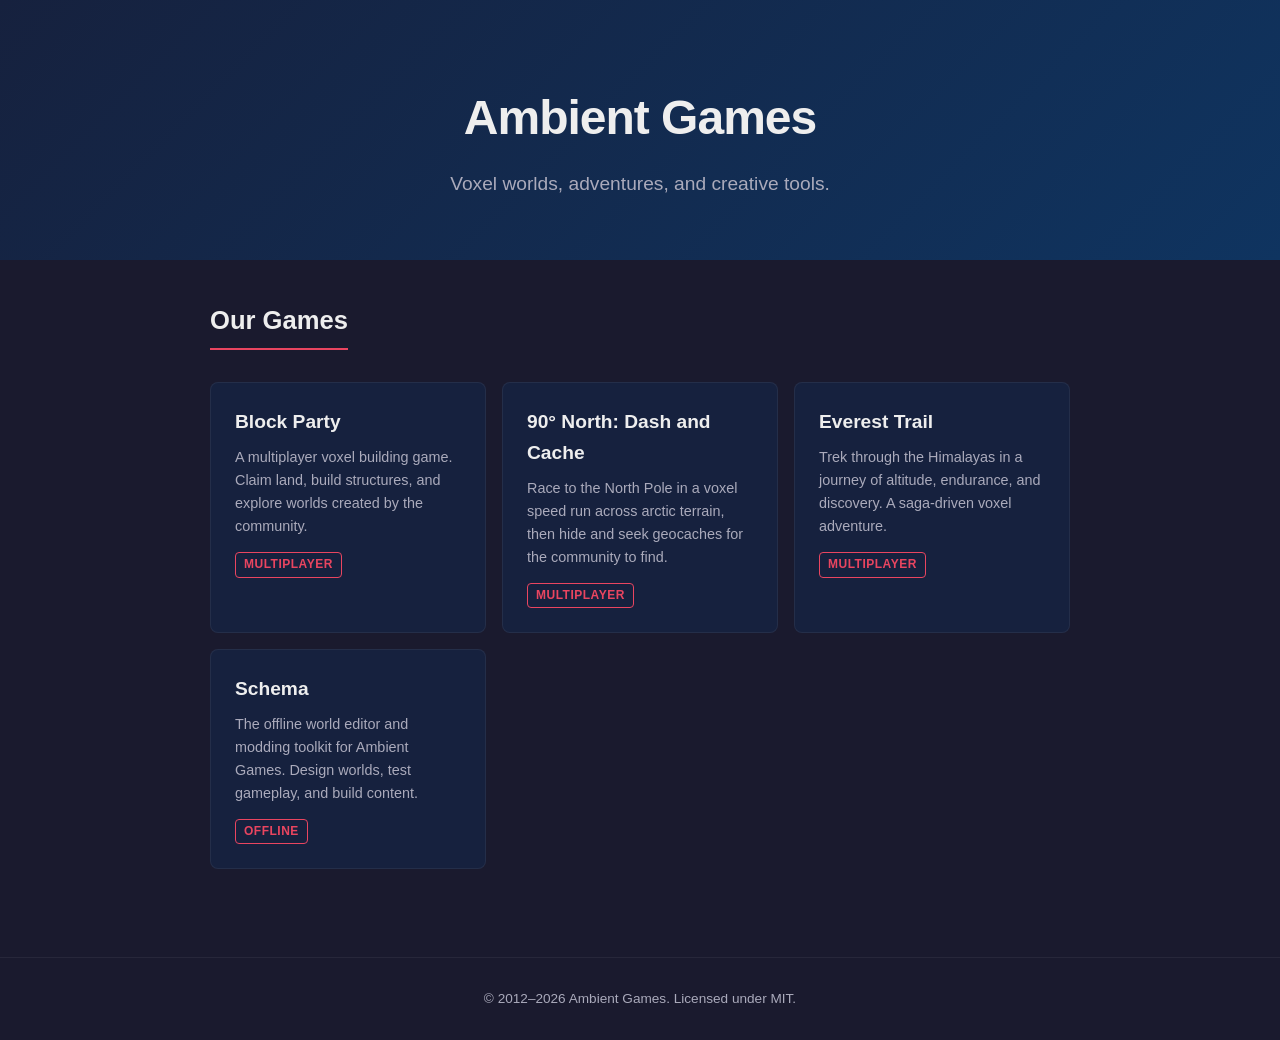
<file: docs/index.html>
<!DOCTYPE html>
<html lang="en">
<head>
    <meta charset="UTF-8">
    <meta name="viewport" content="width=device-width, initial-scale=1.0">
    <title>Ambient Games</title>
    <link rel="stylesheet" href="css/style.css">
</head>
<body>

<div class="hero">
    <h1>Ambient Games</h1>
    <p>Voxel worlds, adventures, and creative tools.</p>
</div>

<div class="container">

    <section>
        <h2>Our Games</h2>
        <div class="plugin-grid">
            <a href="blockparty/" class="product-card">
                <h3>Block Party</h3>
                <p>A multiplayer voxel building game. Claim land, build structures, and explore worlds created by the community.</p>
                <span class="product-tag">Multiplayer</span>
            </a>
            <a href="90north/" class="product-card">
                <h3>90&deg; North: Dash and Cache</h3>
                <p>Race to the North Pole in a voxel speed run across arctic terrain, then hide and seek geocaches for the community to find.</p>
                <span class="product-tag">Multiplayer</span>
            </a>
            <a href="everesttrail/" class="product-card">
                <h3>Everest Trail</h3>
                <p>Trek through the Himalayas in a journey of altitude, endurance, and discovery. A saga-driven voxel adventure.</p>
                <span class="product-tag">Multiplayer</span>
            </a>
            <a href="schema/" class="product-card">
                <h3>Schema</h3>
                <p>The offline world editor and modding toolkit for Ambient Games. Design worlds, test gameplay, and build content.</p>
                <span class="product-tag">Offline</span>
            </a>
        </div>
    </section>

</div>

<footer>
    &copy; 2012&ndash;2026 Ambient Games. Licensed under MIT.
</footer>

</body>
</html>
</file>
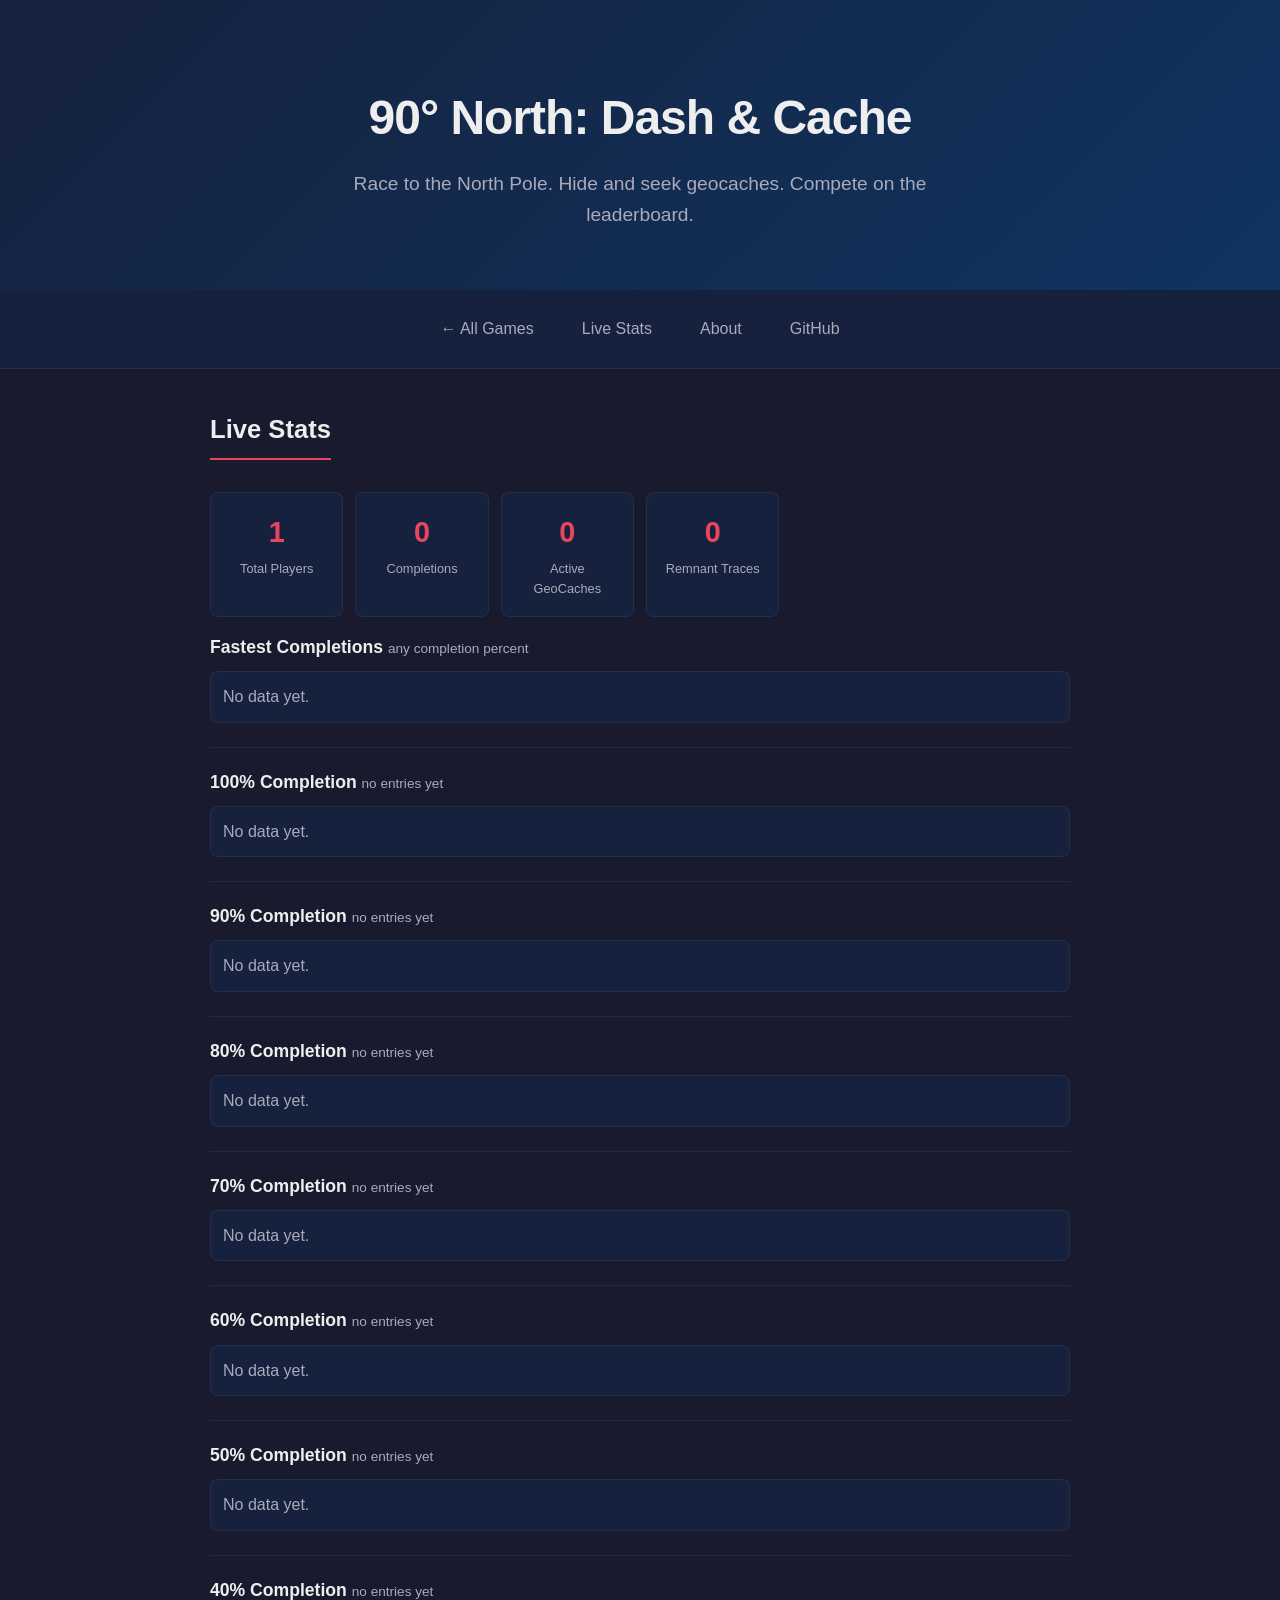
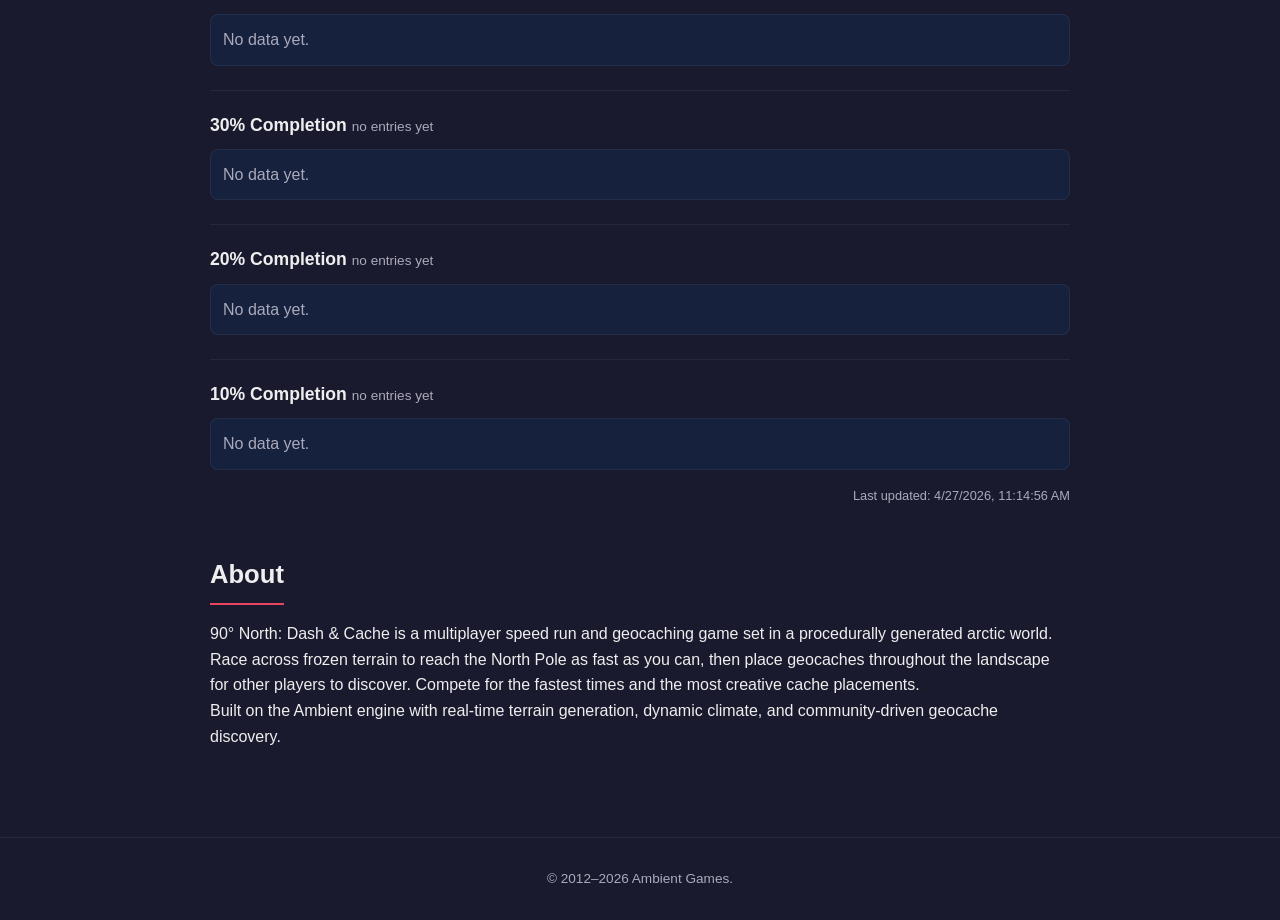
<file: docs/90north/index.html>
<!DOCTYPE html>
<html lang="en">
<head>
    <meta charset="UTF-8">
    <meta name="viewport" content="width=device-width, initial-scale=1.0">
    <title>90&deg; North: Dash &amp; Cache - Ambient Games</title>
    <link rel="stylesheet" href="../css/style.css">
</head>
<body>

<div class="hero">
    <h1>90&deg; North: Dash &amp; Cache</h1>
    <p>Race to the North Pole. Hide and seek geocaches. Compete on the leaderboard.</p>
</div>

<nav>
    <a href="../">&larr; All Games</a>
    <a href="#stats">Live Stats</a>
    <a href="#about">About</a>
    <a href="https://github.com/AmbientGames/Ambient.Hub">GitHub</a>
</nav>

<div class="container">

    <section id="stats">
        <h2>Live Stats</h2>
        <div class="stats-overview">
            <div class="stat-card">
                <div class="value" id="stat-players">--</div>
                <div class="label">Total Players</div>
            </div>
            <div class="stat-card">
                <div class="value" id="stat-completions">--</div>
                <div class="label">Completions</div>
            </div>
            <div class="stat-card">
                <div class="value" id="stat-geocaches">--</div>
                <div class="label">Active GeoCaches</div>
            </div>
            <div class="stat-card">
                <div class="value" id="stat-remnants">--</div>
                <div class="label">Remnant Traces</div>
            </div>
        </div>

        <div id="worlds-container">
            <p class="muted">Loading...</p>
        </div>

        <p class="muted stats-updated" id="stats-updated"></p>
    </section>

    <section id="about">
        <h2>About</h2>
        <p>90&deg; North: Dash &amp; Cache is a multiplayer speed run and geocaching game set in a procedurally generated arctic world. Race across frozen terrain to reach the North Pole as fast as you can, then place geocaches throughout the landscape for other players to discover. Compete for the fastest times and the most creative cache placements.</p>
        <p>Built on the Ambient engine with real-time terrain generation, dynamic climate, and community-driven geocache discovery.</p>
    </section>

</div>

<footer>
    &copy; 2012&ndash;2026 Ambient Games.
</footer>

<script>
    const fmt = n => (n ?? 0).toLocaleString();

    function buildTable(headers, rows) {
        if (!rows || rows.length === 0) return '<p class="muted">No data yet.</p>';
        let html = '<table><thead><tr>';
        headers.forEach(h => html += `<th>${h.label}</th>`);
        html += '</tr></thead><tbody>';
        rows.forEach(row => {
            html += '<tr>';
            headers.forEach(h => html += `<td>${h.fmt ? h.fmt(row[h.key]) : row[h.key]}</td>`);
            html += '</tr>';
        });
        html += '</tbody></table>';
        return html;
    }

    function fmtSeconds(sec) {
        if (sec == null) return '--';
        const s = Math.round(sec);
        const h = Math.floor(s / 3600);
        const m = Math.floor((s % 3600) / 60);
        const r = s % 60;
        return h > 0 ? `${h}h ${m}m ${r}s` : `${m}m ${r}s`;
    }

    function fmtPercent(p) {
        return p == null ? '--' : `${p.toFixed(1)}%`;
    }

    function fmtTokens(acquired, total) {
        if (total == null || total === 0) return '--';
        return `${acquired ?? 0} / ${total}`;
    }

    async function loadStats() {
        try {
            const response = await fetch('data/stats.json');
            if (!response.ok) return;
            const s = await response.json();

            document.getElementById('stat-players').textContent = fmt(s.totals?.players);
            document.getElementById('stat-completions').textContent = fmt(s.totals?.completions);
            document.getElementById('stat-geocaches').textContent = fmt(s.totals?.geoCaches);
            document.getElementById('stat-remnants').textContent = fmt(s.totals?.remnantTraces);

            const container = document.getElementById('worlds-container');
            let html = '';

            // Headline: fastest times regardless of completion percent — "just finished" board.
            html += `<div class="world-section">
                <h3>Fastest Completions <span class="muted world-meta">any completion percent</span></h3>
                <div class="stats-table-wrap">${buildTable(
                    [
                        { label: 'Player', key: 'displayName' },
                        { label: 'Time', key: 'elapsedSeconds', fmt: fmtSeconds },
                        { label: 'Tokens', key: '_tokens', fmt: v => v },
                        { label: 'Completion', key: 'completionPercent', fmt: fmtPercent }
                    ],
                    (s.speedrunLeaderboard || []).map(r => ({
                        ...r,
                        _tokens: fmtTokens(r.tokensAcquired, r.tokensTotal)
                    }))
                )}</div>
            </div>`;

            // One table per completion tier, descending from 100% down to 10%.
            const tiers = [100, 90, 80, 70, 60, 50, 40, 30, 20, 10];
            const bucketMap = s.leaderboardsByBucket || {};
            tiers.forEach(tier => {
                const rows = bucketMap[tier.toString()] || [];
                html += `<div class="world-section">
                    <h3>${tier}% Completion <span class="muted world-meta">${rows.length === 0 ? 'no entries yet' : 'fastest at this tier'}</span></h3>
                    <div class="stats-table-wrap">${buildTable(
                        [
                            { label: 'Player', key: 'displayName' },
                            { label: 'Time', key: 'elapsedSeconds', fmt: fmtSeconds },
                            { label: 'Tokens', key: '_tokens', fmt: v => v },
                            { label: 'Completion', key: 'completionPercent', fmt: fmtPercent }
                        ],
                        rows.map(r => ({
                            ...r,
                            _tokens: fmtTokens(r.tokensAcquired, r.tokensTotal)
                        }))
                    )}</div>
                </div>`;
            });

            // GeoCache placers — unchanged role on this page.
            if (s.geoCacheLeaderboard && s.geoCacheLeaderboard.length > 0) {
                html += `<div class="world-section">
                    <h3>GeoCache Placers</h3>
                    <div class="stats-table-wrap">${buildTable(
                        [
                            { label: 'Player', key: 'displayName' },
                            { label: 'Placed', key: 'cachesPlaced', fmt },
                            { label: 'Active', key: 'activeCaches', fmt }
                        ], s.geoCacheLeaderboard)}</div>
                </div>`;
            }

            container.innerHTML = html;

            if (s.generatedUtc) {
                const d = new Date(s.generatedUtc);
                document.getElementById('stats-updated').textContent = 'Last updated: ' + d.toLocaleString();
            }
        } catch (e) {
            // Stats not available yet
        }
    }
    loadStats();
</script>

</body>
</html>
</file>
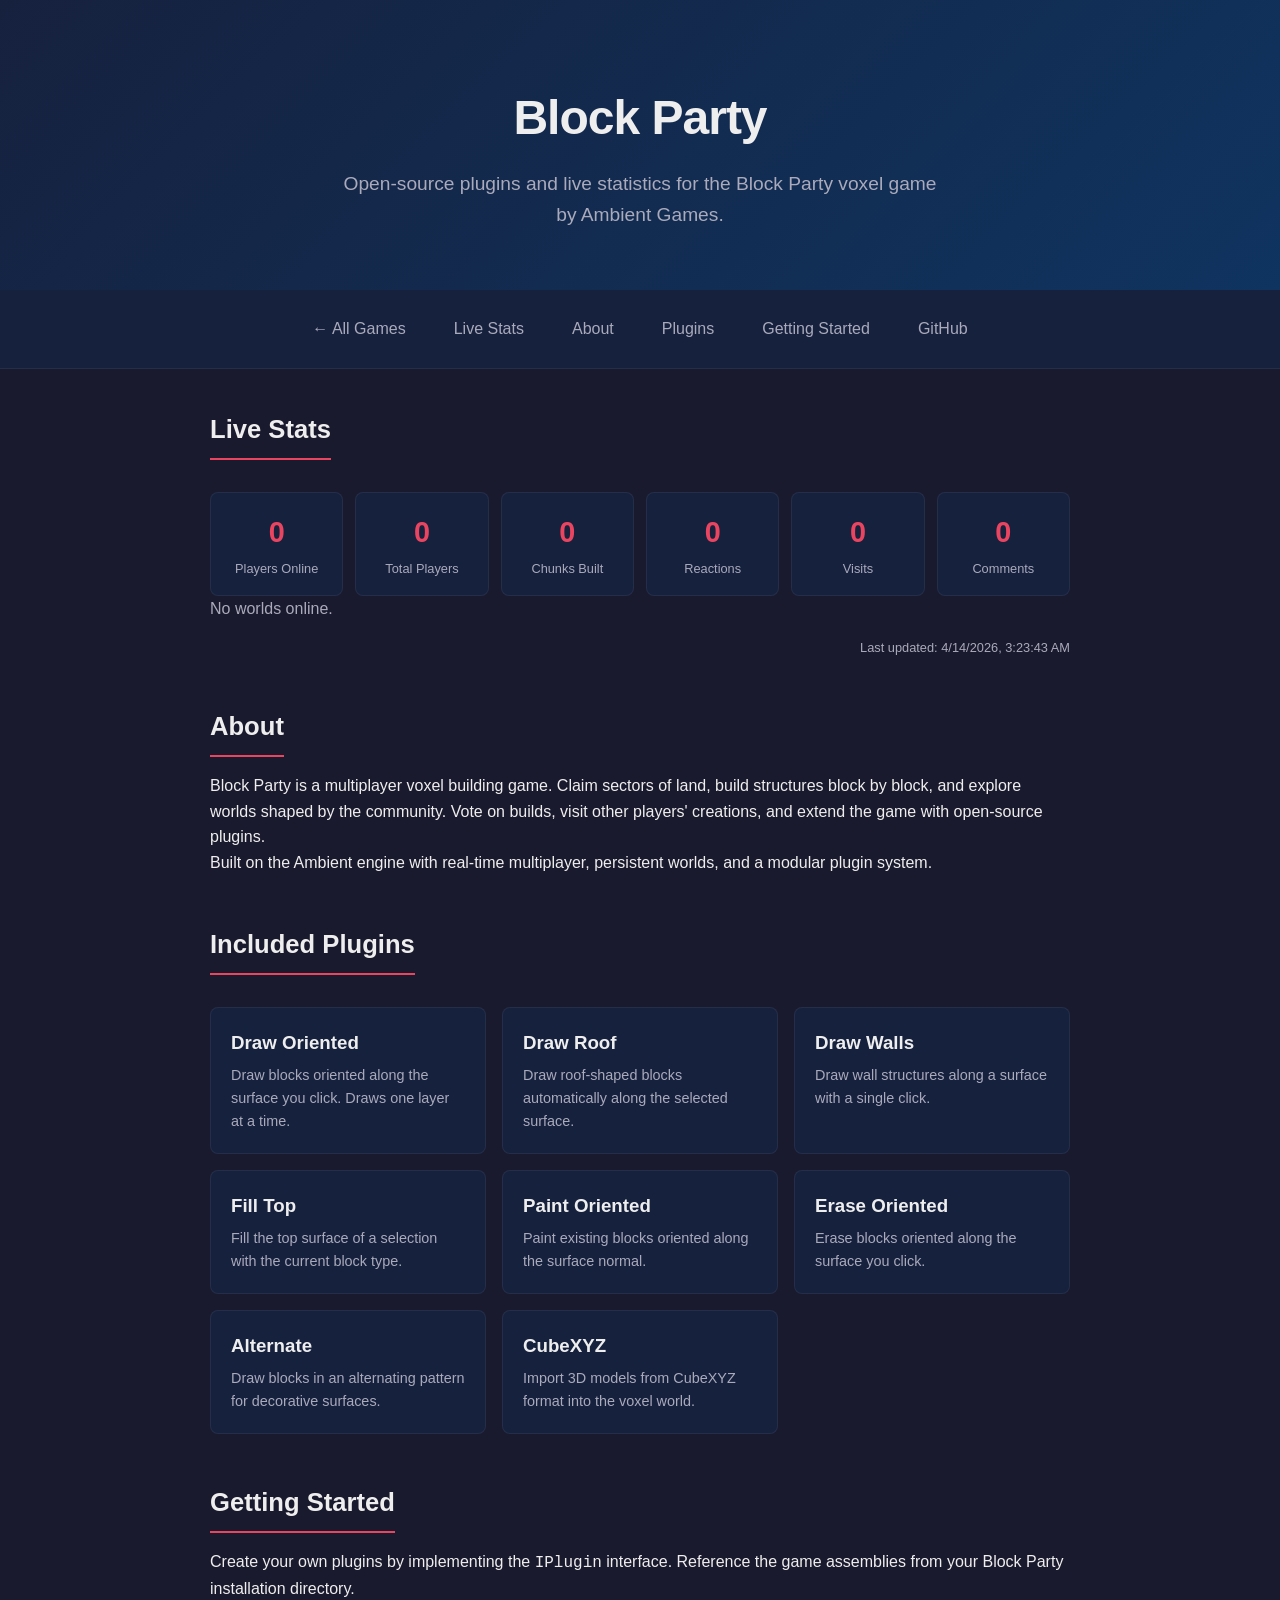
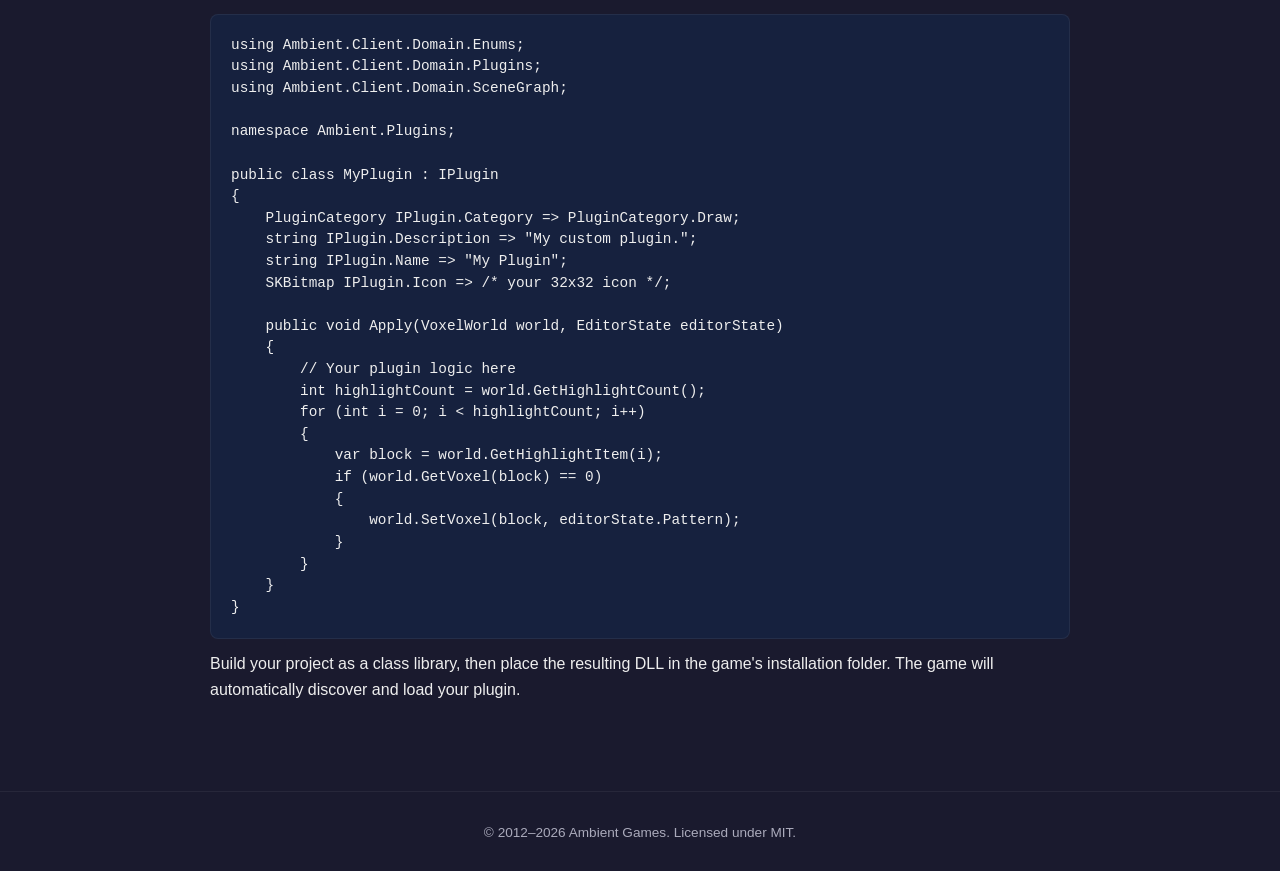
<file: docs/blockparty/index.html>
<!DOCTYPE html>
<html lang="en">
<head>
    <meta charset="UTF-8">
    <meta name="viewport" content="width=device-width, initial-scale=1.0">
    <title>Block Party - Ambient Games</title>
    <link rel="stylesheet" href="../css/style.css">
</head>
<body>

<div class="hero">
    <h1>Block Party</h1>
    <p>Open-source plugins and live statistics for the Block Party voxel game by Ambient Games.</p>
</div>

<nav>
    <a href="../">&larr; All Games</a>
    <a href="#stats">Live Stats</a>
    <a href="#about">About</a>
    <a href="#plugins">Plugins</a>
    <a href="#getting-started">Getting Started</a>
    <a href="https://github.com/AmbientGames/Ambient.Hub">GitHub</a>
</nav>

<div class="container">

    <section id="stats">
        <h2>Live Stats</h2>
        <div class="stats-overview">
            <div class="stat-card">
                <div class="value" id="stat-online">--</div>
                <div class="label">Players Online</div>
            </div>
            <div class="stat-card">
                <div class="value" id="stat-players">--</div>
                <div class="label">Total Players</div>
            </div>
            <div class="stat-card">
                <div class="value" id="stat-chunks">--</div>
                <div class="label">Chunks Built</div>
            </div>
            <div class="stat-card">
                <div class="value" id="stat-reactions">--</div>
                <div class="label">Reactions</div>
            </div>
            <div class="stat-card">
                <div class="value" id="stat-visits">--</div>
                <div class="label">Visits</div>
            </div>
            <div class="stat-card">
                <div class="value" id="stat-comments">--</div>
                <div class="label">Comments</div>
            </div>
        </div>

        <div id="worlds-container">
            <p class="muted">Loading...</p>
        </div>

        <p class="muted stats-updated" id="stats-updated"></p>
    </section>

    <section id="about">
        <h2>About</h2>
        <p>Block Party is a multiplayer voxel building game. Claim sectors of land, build structures block by block, and explore worlds shaped by the community. Vote on builds, visit other players' creations, and extend the game with open-source plugins.</p>
        <p>Built on the Ambient engine with real-time multiplayer, persistent worlds, and a modular plugin system.</p>
    </section>

    <section id="plugins">
        <h2>Included Plugins</h2>
        <div class="plugin-grid">
            <div class="plugin-card">
                <h3>Draw Oriented</h3>
                <p>Draw blocks oriented along the surface you click. Draws one layer at a time.</p>
            </div>
            <div class="plugin-card">
                <h3>Draw Roof</h3>
                <p>Draw roof-shaped blocks automatically along the selected surface.</p>
            </div>
            <div class="plugin-card">
                <h3>Draw Walls</h3>
                <p>Draw wall structures along a surface with a single click.</p>
            </div>
            <div class="plugin-card">
                <h3>Fill Top</h3>
                <p>Fill the top surface of a selection with the current block type.</p>
            </div>
            <div class="plugin-card">
                <h3>Paint Oriented</h3>
                <p>Paint existing blocks oriented along the surface normal.</p>
            </div>
            <div class="plugin-card">
                <h3>Erase Oriented</h3>
                <p>Erase blocks oriented along the surface you click.</p>
            </div>
            <div class="plugin-card">
                <h3>Alternate</h3>
                <p>Draw blocks in an alternating pattern for decorative surfaces.</p>
            </div>
            <div class="plugin-card">
                <h3>CubeXYZ</h3>
                <p>Import 3D models from CubeXYZ format into the voxel world.</p>
            </div>
        </div>
    </section>

    <section id="getting-started">
        <h2>Getting Started</h2>
        <p>Create your own plugins by implementing the <code>IPlugin</code> interface. Reference the game assemblies from your Block Party installation directory.</p>

        <pre><code>using Ambient.Client.Domain.Enums;
using Ambient.Client.Domain.Plugins;
using Ambient.Client.Domain.SceneGraph;

namespace Ambient.Plugins;

public class MyPlugin : IPlugin
{
    PluginCategory IPlugin.Category =&gt; PluginCategory.Draw;
    string IPlugin.Description =&gt; "My custom plugin.";
    string IPlugin.Name =&gt; "My Plugin";
    SKBitmap IPlugin.Icon =&gt; /* your 32x32 icon */;

    public void Apply(VoxelWorld world, EditorState editorState)
    {
        // Your plugin logic here
        int highlightCount = world.GetHighlightCount();
        for (int i = 0; i &lt; highlightCount; i++)
        {
            var block = world.GetHighlightItem(i);
            if (world.GetVoxel(block) == 0)
            {
                world.SetVoxel(block, editorState.Pattern);
            }
        }
    }
}</code></pre>

        <p>Build your project as a class library, then place the resulting DLL in the game's installation folder. The game will automatically discover and load your plugin.</p>
    </section>

</div>

<footer>
    &copy; 2012&ndash;2026 Ambient Games. Licensed under MIT.
</footer>

<script>
    const fmt = n => (n ?? 0).toLocaleString();

    function buildTable(headers, rows) {
        if (!rows || rows.length === 0) return '<p class="muted">No data yet.</p>';
        let html = '<table><thead><tr>';
        headers.forEach(h => html += `<th>${h.label}</th>`);
        html += '</tr></thead><tbody>';
        rows.forEach(row => {
            html += '<tr>';
            headers.forEach(h => html += `<td>${h.fmt ? h.fmt(row[h.key]) : row[h.key]}</td>`);
            html += '</tr>';
        });
        html += '</tbody></table>';
        return html;
    }

    async function loadStats() {
        try {
            const response = await fetch('data/stats.json');
            if (!response.ok) return;
            const s = await response.json();

            document.getElementById('stat-online').textContent = fmt(s.playersOnline);
            document.getElementById('stat-players').textContent = fmt(s.totals?.players);
            document.getElementById('stat-chunks').textContent = fmt(s.totals?.chunks);
            document.getElementById('stat-reactions').textContent = fmt(s.totals?.reactions);
            document.getElementById('stat-visits').textContent = fmt(s.totals?.visits);
            document.getElementById('stat-comments').textContent = fmt(s.totals?.comments);

            const container = document.getElementById('worlds-container');
            if (s.worlds && s.worlds.length > 0) {
                container.innerHTML = s.worlds.map(w => `
                    <div class="world-section">
                        <h3>${w.name} <span class="muted world-meta">${fmt(w.activePlayers)} online &middot; ${fmt(w.totalChunks)} chunks</span></h3>
                        <div class="stats-details">
                            <div class="stats-column">
                                <h4>Leaderboard</h4>
                                <div class="stats-table-wrap">${buildTable(
                                    [
                                        { label: 'Player', key: 'displayName' },
                                        { label: 'Rep', key: 'reputation', fmt },
                                        { label: 'Blocks', key: 'blocksPlaced', fmt },
                                        { label: 'Sectors', key: 'sectorsOwned', fmt }
                                    ], w.leaderboard)}</div>
                            </div>
                            <div class="stats-column">
                                <h4>Top Builds</h4>
                                <div class="stats-table-wrap">${buildTable(
                                    [
                                        { label: 'Owner', key: 'ownerName' },
                                        { label: 'Rep', key: 'reputation', fmt },
                                        { label: 'Visits', key: 'visitCount', fmt }
                                    ], w.topBuilds)}</div>
                            </div>
                        </div>
                    </div>
                `).join('');
            } else {
                container.innerHTML = '<p class="muted">No worlds online.</p>';
            }

            if (s.generatedUtc) {
                const d = new Date(s.generatedUtc);
                document.getElementById('stats-updated').textContent = 'Last updated: ' + d.toLocaleString();
            }
        } catch (e) {
            // Stats not available yet
        }
    }
    loadStats();
</script>

</body>
</html>
</file>
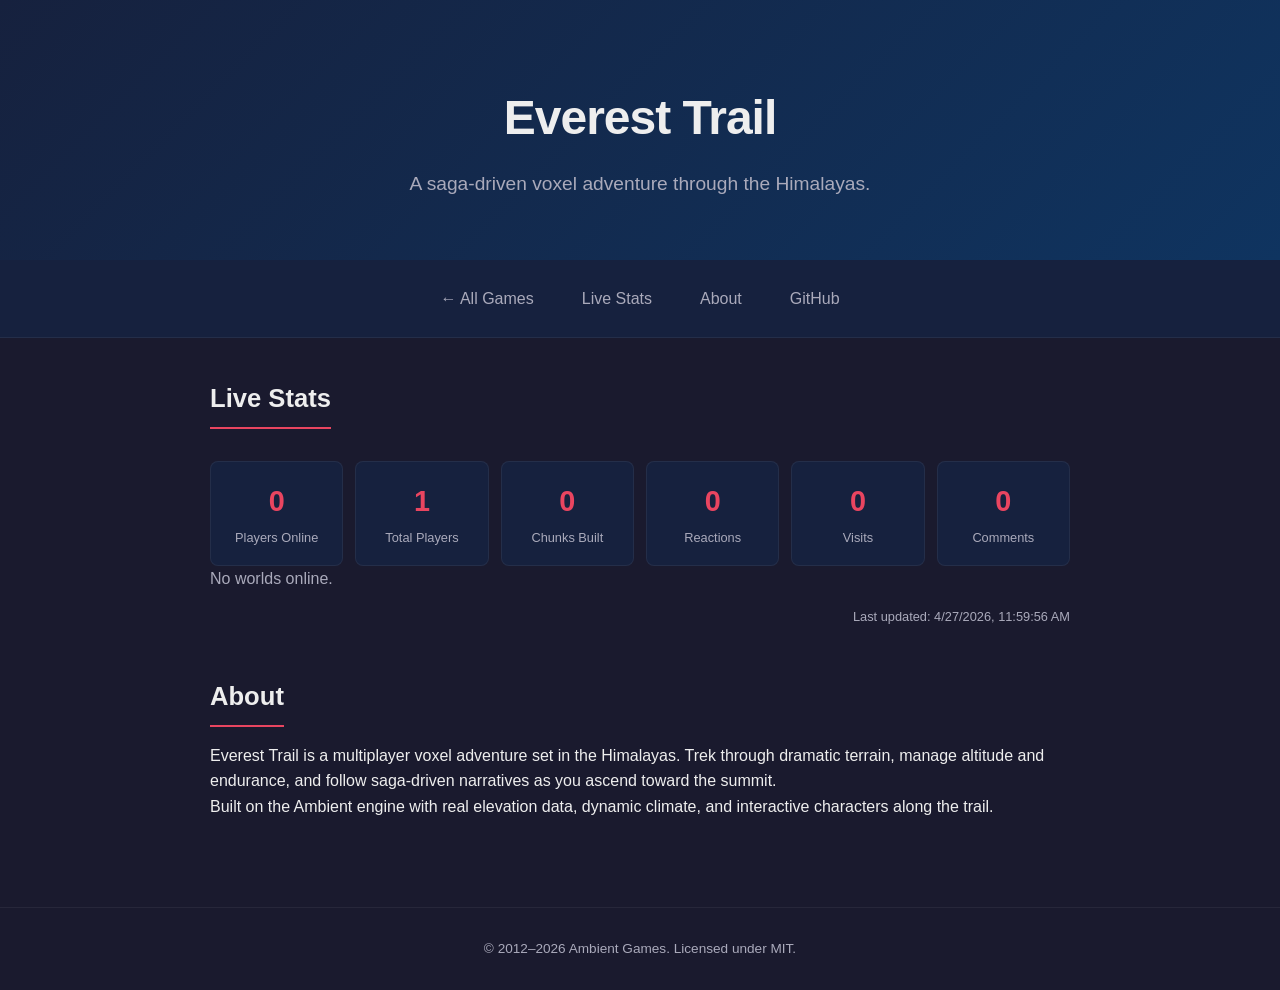
<file: docs/everesttrail/index.html>
<!DOCTYPE html>
<html lang="en">
<head>
    <meta charset="UTF-8">
    <meta name="viewport" content="width=device-width, initial-scale=1.0">
    <title>Everest Trail - Ambient Games</title>
    <link rel="stylesheet" href="../css/style.css">
</head>
<body>

<div class="hero">
    <h1>Everest Trail</h1>
    <p>A saga-driven voxel adventure through the Himalayas.</p>
</div>

<nav>
    <a href="../">&larr; All Games</a>
    <a href="#stats">Live Stats</a>
    <a href="#about">About</a>
    <a href="https://github.com/AmbientGames/Ambient.Hub">GitHub</a>
</nav>

<div class="container">

    <section id="stats">
        <h2>Live Stats</h2>
        <div class="stats-overview">
            <div class="stat-card">
                <div class="value" id="stat-online">--</div>
                <div class="label">Players Online</div>
            </div>
            <div class="stat-card">
                <div class="value" id="stat-players">--</div>
                <div class="label">Total Players</div>
            </div>
            <div class="stat-card">
                <div class="value" id="stat-chunks">--</div>
                <div class="label">Chunks Built</div>
            </div>
            <div class="stat-card">
                <div class="value" id="stat-reactions">--</div>
                <div class="label">Reactions</div>
            </div>
            <div class="stat-card">
                <div class="value" id="stat-visits">--</div>
                <div class="label">Visits</div>
            </div>
            <div class="stat-card">
                <div class="value" id="stat-comments">--</div>
                <div class="label">Comments</div>
            </div>
        </div>

        <div id="worlds-container">
            <p class="muted">Loading...</p>
        </div>

        <p class="muted stats-updated" id="stats-updated"></p>
    </section>

    <section id="about">
        <h2>About</h2>
        <p>Everest Trail is a multiplayer voxel adventure set in the Himalayas. Trek through dramatic terrain, manage altitude and endurance, and follow saga-driven narratives as you ascend toward the summit.</p>
        <p>Built on the Ambient engine with real elevation data, dynamic climate, and interactive characters along the trail.</p>
    </section>

</div>

<footer>
    &copy; 2012&ndash;2026 Ambient Games. Licensed under MIT.
</footer>

<script>
    const fmt = n => (n ?? 0).toLocaleString();

    function buildTable(headers, rows) {
        if (!rows || rows.length === 0) return '<p class="muted">No data yet.</p>';
        let html = '<table><thead><tr>';
        headers.forEach(h => html += `<th>${h.label}</th>`);
        html += '</tr></thead><tbody>';
        rows.forEach(row => {
            html += '<tr>';
            headers.forEach(h => html += `<td>${h.fmt ? h.fmt(row[h.key]) : row[h.key]}</td>`);
            html += '</tr>';
        });
        html += '</tbody></table>';
        return html;
    }

    async function loadStats() {
        try {
            const response = await fetch('data/stats.json');
            if (!response.ok) return;
            const s = await response.json();

            document.getElementById('stat-online').textContent = fmt(s.playersOnline);
            document.getElementById('stat-players').textContent = fmt(s.totals?.players);
            document.getElementById('stat-chunks').textContent = fmt(s.totals?.chunks);
            document.getElementById('stat-reactions').textContent = fmt(s.totals?.reactions);
            document.getElementById('stat-visits').textContent = fmt(s.totals?.visits);
            document.getElementById('stat-comments').textContent = fmt(s.totals?.comments);

            const container = document.getElementById('worlds-container');
            if (s.worlds && s.worlds.length > 0) {
                container.innerHTML = s.worlds.map(w => `
                    <div class="world-section">
                        <h3>${w.name} <span class="muted world-meta">${fmt(w.activePlayers)} online &middot; ${fmt(w.totalChunks)} chunks</span></h3>
                        <div class="stats-details">
                            <div class="stats-column">
                                <h4>Leaderboard</h4>
                                <div class="stats-table-wrap">${buildTable(
                                    [
                                        { label: 'Player', key: 'displayName' },
                                        { label: 'Rep', key: 'reputation', fmt },
                                        { label: 'Blocks', key: 'blocksPlaced', fmt },
                                        { label: 'Sectors', key: 'sectorsOwned', fmt }
                                    ], w.leaderboard)}</div>
                            </div>
                            <div class="stats-column">
                                <h4>Top Builds</h4>
                                <div class="stats-table-wrap">${buildTable(
                                    [
                                        { label: 'Owner', key: 'ownerName' },
                                        { label: 'Rep', key: 'reputation', fmt },
                                        { label: 'Visits', key: 'visitCount', fmt }
                                    ], w.topBuilds)}</div>
                            </div>
                        </div>
                    </div>
                `).join('');
            } else {
                container.innerHTML = '<p class="muted">No worlds online.</p>';
            }

            if (s.generatedUtc) {
                const d = new Date(s.generatedUtc);
                document.getElementById('stats-updated').textContent = 'Last updated: ' + d.toLocaleString();
            }
        } catch (e) {
            // Stats not available yet
        }
    }
    loadStats();
</script>

</body>
</html>
</file>
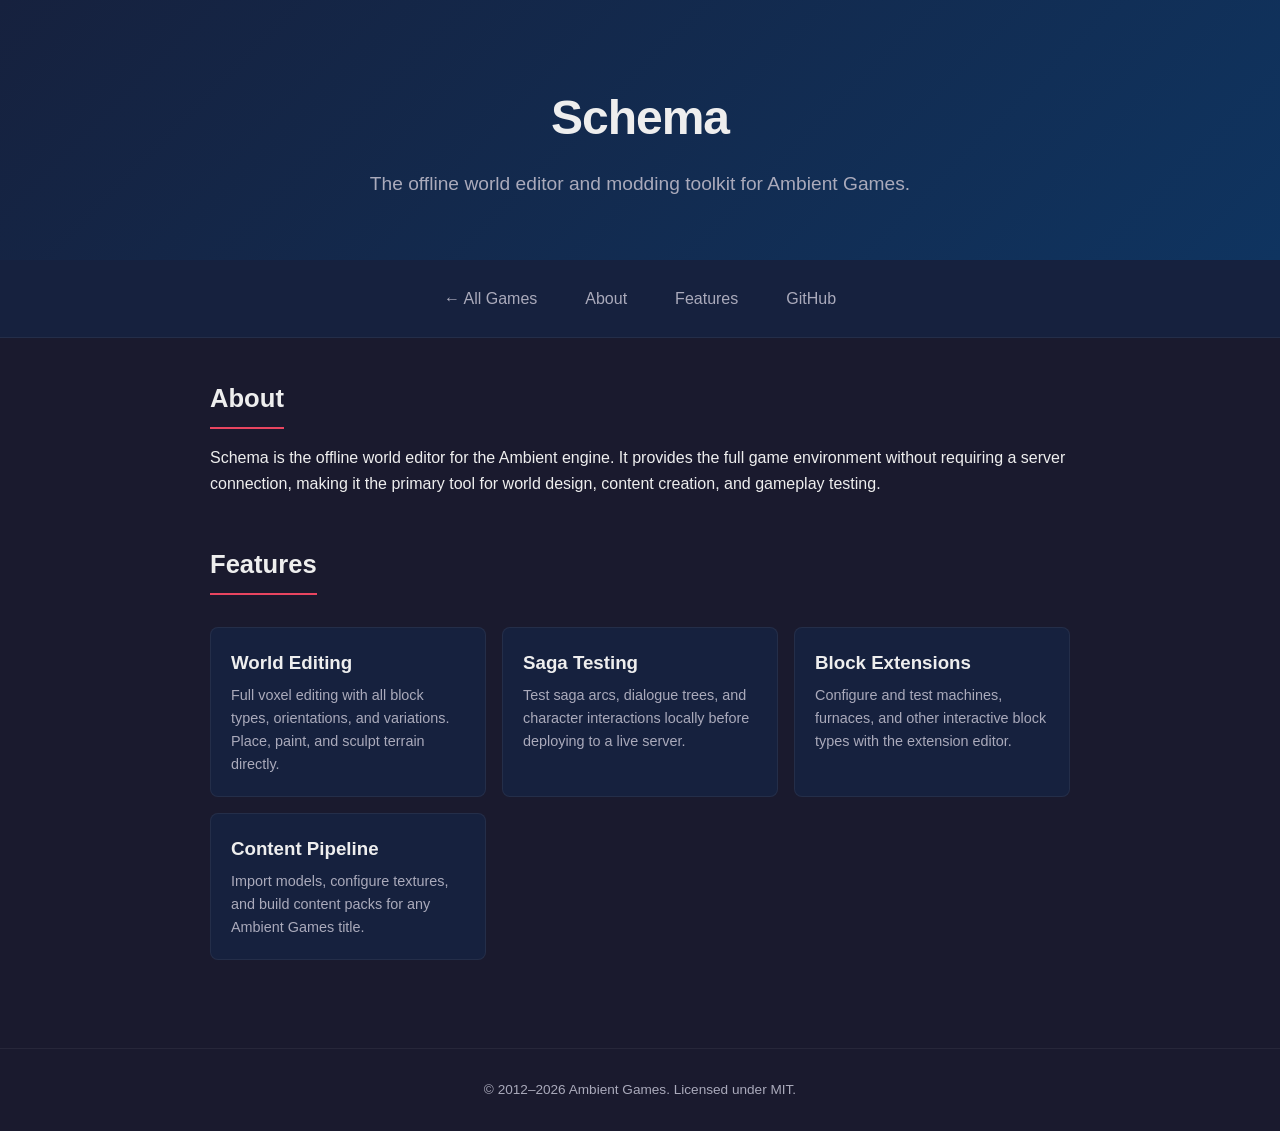
<file: docs/schema/index.html>
<!DOCTYPE html>
<html lang="en">
<head>
    <meta charset="UTF-8">
    <meta name="viewport" content="width=device-width, initial-scale=1.0">
    <title>Schema - Ambient Games</title>
    <link rel="stylesheet" href="../css/style.css">
</head>
<body>

<div class="hero">
    <h1>Schema</h1>
    <p>The offline world editor and modding toolkit for Ambient Games.</p>
</div>

<nav>
    <a href="../">&larr; All Games</a>
    <a href="#about">About</a>
    <a href="#features">Features</a>
    <a href="https://github.com/AmbientGames/Ambient.Hub">GitHub</a>
</nav>

<div class="container">

    <section id="about">
        <h2>About</h2>
        <p>Schema is the offline world editor for the Ambient engine. It provides the full game environment without requiring a server connection, making it the primary tool for world design, content creation, and gameplay testing.</p>
    </section>

    <section id="features">
        <h2>Features</h2>
        <div class="plugin-grid">
            <div class="plugin-card">
                <h3>World Editing</h3>
                <p>Full voxel editing with all block types, orientations, and variations. Place, paint, and sculpt terrain directly.</p>
            </div>
            <div class="plugin-card">
                <h3>Saga Testing</h3>
                <p>Test saga arcs, dialogue trees, and character interactions locally before deploying to a live server.</p>
            </div>
            <div class="plugin-card">
                <h3>Block Extensions</h3>
                <p>Configure and test machines, furnaces, and other interactive block types with the extension editor.</p>
            </div>
            <div class="plugin-card">
                <h3>Content Pipeline</h3>
                <p>Import models, configure textures, and build content packs for any Ambient Games title.</p>
            </div>
        </div>
    </section>

</div>

<footer>
    &copy; 2012&ndash;2026 Ambient Games. Licensed under MIT.
</footer>

</body>
</html>
</file>
<file: docs/css/style.css>
:root {
    --bg: #1a1a2e;
    --surface: #16213e;
    --primary: #0f3460;
    --accent: #e94560;
    --text: #eee;
    --text-muted: #aab;
    --radius: 8px;
}

* { margin: 0; padding: 0; box-sizing: border-box; }

body {
    font-family: -apple-system, BlinkMacSystemFont, "Segoe UI", Roboto, Helvetica, Arial, sans-serif;
    background: var(--bg);
    color: var(--text);
    line-height: 1.6;
}

a { color: var(--accent); text-decoration: none; }
a:hover { text-decoration: underline; }

/* Header */
.hero {
    text-align: center;
    padding: 80px 20px 60px;
    background: linear-gradient(135deg, var(--surface), var(--primary));
}

.hero h1 {
    font-size: 3rem;
    margin-bottom: 12px;
    letter-spacing: -1px;
}

.hero p {
    font-size: 1.2rem;
    color: var(--text-muted);
    max-width: 600px;
    margin: 0 auto;
}

/* Navigation */
nav {
    display: flex;
    justify-content: center;
    gap: 24px;
    padding: 20px;
    background: var(--surface);
    border-bottom: 1px solid rgba(255,255,255,0.06);
}

nav a {
    color: var(--text-muted);
    font-weight: 500;
    padding: 6px 12px;
    border-radius: var(--radius);
    transition: background 0.2s;
}

nav a:hover {
    background: var(--primary);
    color: var(--text);
    text-decoration: none;
}

/* Content */
.container {
    max-width: 900px;
    margin: 0 auto;
    padding: 40px 20px;
}

section {
    margin-bottom: 48px;
}

section h2 {
    font-size: 1.6rem;
    margin-bottom: 16px;
    padding-bottom: 8px;
    border-bottom: 2px solid var(--accent);
    display: inline-block;
}

/* Plugin cards */
.plugin-grid {
    display: grid;
    grid-template-columns: repeat(auto-fill, minmax(260px, 1fr));
    gap: 16px;
    margin-top: 16px;
}

.plugin-card {
    background: var(--surface);
    border: 1px solid rgba(255,255,255,0.06);
    border-radius: var(--radius);
    padding: 20px;
}

.plugin-card h3 { margin-bottom: 6px; }
.plugin-card p { color: var(--text-muted); font-size: 0.9rem; }

/* Code block */
pre {
    background: var(--surface);
    border: 1px solid rgba(255,255,255,0.06);
    border-radius: var(--radius);
    padding: 20px;
    overflow-x: auto;
    font-size: 0.9rem;
    line-height: 1.5;
    margin: 12px 0;
}

code {
    font-family: "Cascadia Code", "Fira Code", Consolas, monospace;
}

/* Stats section */
.stats-overview {
    display: grid;
    grid-template-columns: repeat(auto-fill, minmax(130px, 1fr));
    gap: 12px;
    margin-top: 16px;
}

.stat-card {
    background: var(--surface);
    border: 1px solid rgba(255,255,255,0.06);
    border-radius: var(--radius);
    padding: 16px;
    text-align: center;
}

.stat-card .value {
    font-size: 1.8rem;
    font-weight: 700;
    color: var(--accent);
}

.stat-card .label {
    color: var(--text-muted);
    font-size: 0.8rem;
    margin-top: 4px;
}

.stats-details {
    display: grid;
    grid-template-columns: 1fr 1fr;
    gap: 24px;
    margin: 24px 0;
}

.stats-details h3,
.stats-details h4,
#stats h3 {
    font-size: 1.1rem;
    margin-bottom: 10px;
    color: var(--text);
}

.stats-details h4 {
    font-size: 0.95rem;
    color: var(--text-muted);
}

.world-section {
    margin-top: 24px;
    padding-top: 20px;
    border-top: 1px solid rgba(255,255,255,0.06);
}

.world-section:first-child {
    margin-top: 16px;
    border-top: none;
    padding-top: 0;
}

.world-section > h3 {
    font-size: 1.2rem;
    margin-bottom: 12px;
}

.world-meta {
    font-size: 0.85rem;
    font-weight: 400;
}

.stats-table-wrap {
    background: var(--surface);
    border: 1px solid rgba(255,255,255,0.06);
    border-radius: var(--radius);
    padding: 12px;
    overflow-x: auto;
}

.stats-table-wrap table {
    width: 100%;
    border-collapse: collapse;
    font-size: 0.85rem;
}

.stats-table-wrap th {
    text-align: left;
    color: var(--text-muted);
    font-weight: 600;
    padding: 6px 8px;
    border-bottom: 1px solid rgba(255,255,255,0.08);
}

.stats-table-wrap td {
    padding: 6px 8px;
    border-bottom: 1px solid rgba(255,255,255,0.04);
}

.stats-table-wrap tr:last-child td {
    border-bottom: none;
}

.stats-updated {
    margin-top: 16px;
    text-align: right;
    font-size: 0.8rem;
}

.muted { color: var(--text-muted); }

@media (max-width: 600px) {
    .stats-details {
        grid-template-columns: 1fr;
    }
}

/* Product cards (landing page) */
a.product-card {
    display: block;
    background: var(--surface);
    border: 1px solid rgba(255,255,255,0.06);
    border-radius: var(--radius);
    padding: 24px;
    text-decoration: none;
    color: var(--text);
    transition: border-color 0.2s, transform 0.2s;
}

a.product-card:hover {
    border-color: var(--accent);
    transform: translateY(-2px);
    text-decoration: none;
}

a.product-card h3 {
    margin-bottom: 8px;
    font-size: 1.2rem;
}

a.product-card p {
    color: var(--text-muted);
    font-size: 0.9rem;
    margin-bottom: 12px;
}

.product-tag {
    display: inline-block;
    font-size: 0.75rem;
    font-weight: 600;
    color: var(--accent);
    border: 1px solid var(--accent);
    border-radius: 4px;
    padding: 2px 8px;
    text-transform: uppercase;
    letter-spacing: 0.5px;
}

/* Back link */
.back-link {
    display: inline-block;
    margin-bottom: 16px;
    color: var(--text-muted);
    font-size: 0.9rem;
}

.back-link:hover {
    color: var(--accent);
}

/* Footer */
footer {
    text-align: center;
    padding: 30px 20px;
    color: var(--text-muted);
    font-size: 0.85rem;
    border-top: 1px solid rgba(255,255,255,0.06);
}
</file>
